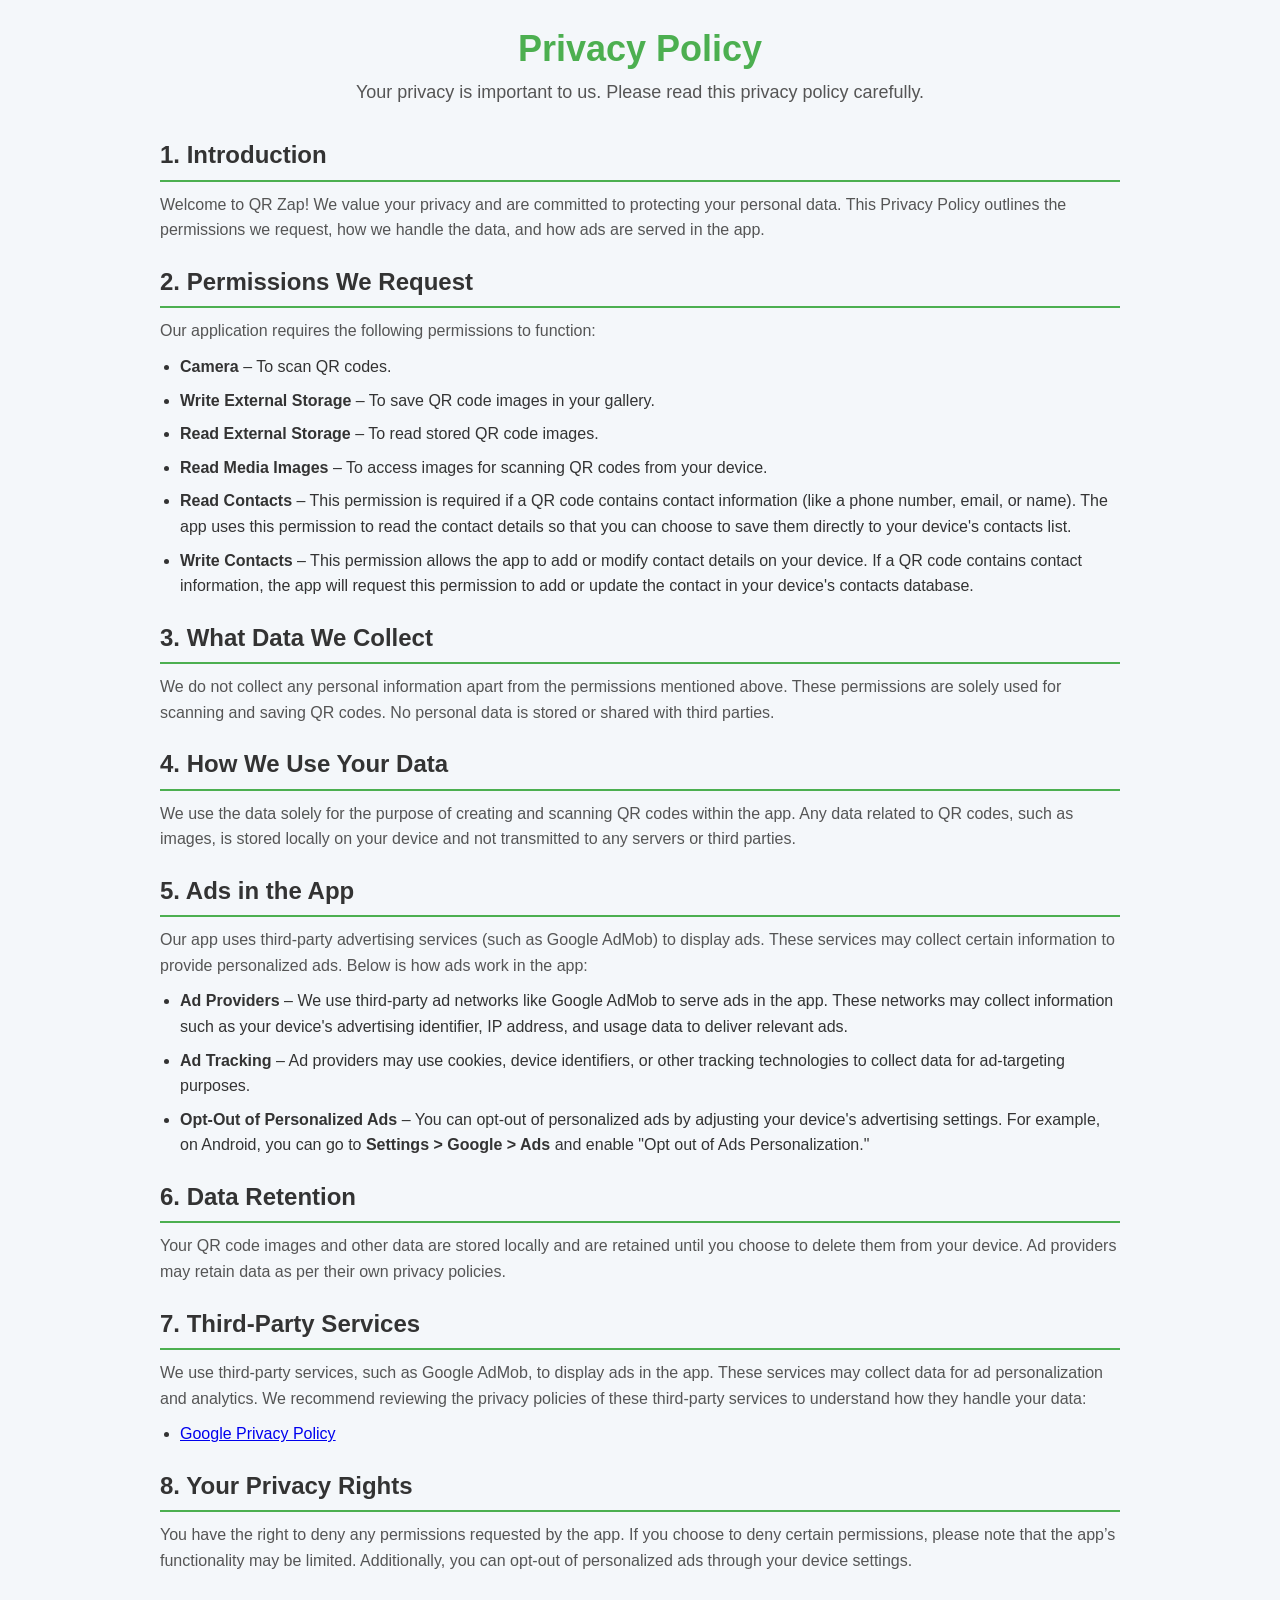
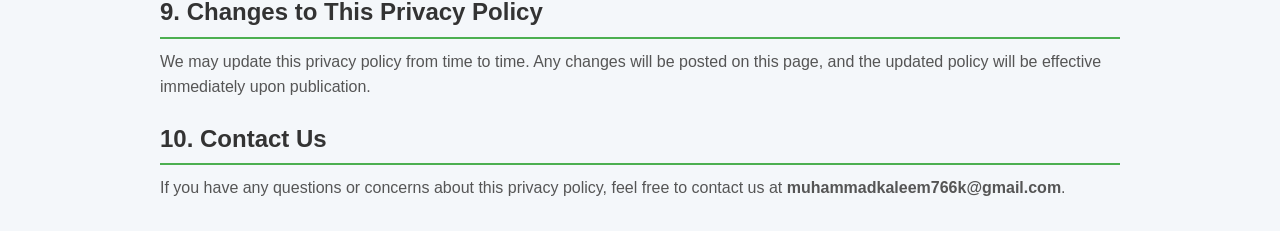
<file: index.html>
<!DOCTYPE html>
<html lang="en">
  <head>
    <meta charset="UTF-8" />
    <meta name="viewport" content="width=device-width, initial-scale=1.0" />
    <title>Privacy Policy - QR Zap</title>
    <link rel="stylesheet" href="style.css" />
  </head>
  <body>
    <div class="container">
      <header>
        <h1>Privacy Policy</h1>
        <p>
          Your privacy is important to us. Please read this privacy policy
          carefully.
        </p>
      </header>

      <section class="policy">
        <h2>1. Introduction</h2>
        <p>
          Welcome to QR Zap! We value your privacy and are committed to
          protecting your personal data. This Privacy Policy outlines the
          permissions we request, how we handle the data, and how ads are served
          in the app.
        </p>

        <h2>2. Permissions We Request</h2>
        <p>Our application requires the following permissions to function:</p>
        <ul>
          <li><strong>Camera</strong> – To scan QR codes.</li>
          <li>
            <strong>Write External Storage</strong> – To save QR code images in
            your gallery.
          </li>
          <li>
            <strong>Read External Storage</strong> – To read stored QR code
            images.
          </li>
          <li>
            <strong>Read Media Images</strong> – To access images for scanning
            QR codes from your device.
          </li>
          <li>
            <strong>Read Contacts</strong> – This permission is required if a QR
            code contains contact information (like a phone number, email, or
            name). The app uses this permission to read the contact details so
            that you can choose to save them directly to your device's contacts
            list.
          </li>
          <li>
            <strong>Write Contacts</strong> – This permission allows the app to
            add or modify contact details on your device. If a QR code contains
            contact information, the app will request this permission to add or
            update the contact in your device's contacts database.
          </li>
        </ul>

        <h2>3. What Data We Collect</h2>
        <p>
          We do not collect any personal information apart from the permissions
          mentioned above. These permissions are solely used for scanning and
          saving QR codes. No personal data is stored or shared with third
          parties.
        </p>

        <h2>4. How We Use Your Data</h2>
        <p>
          We use the data solely for the purpose of creating and scanning QR
          codes within the app. Any data related to QR codes, such as images, is
          stored locally on your device and not transmitted to any servers or
          third parties.
        </p>

        <h2>5. Ads in the App</h2>
        <p>
          Our app uses third-party advertising services (such as Google AdMob)
          to display ads. These services may collect certain information to
          provide personalized ads. Below is how ads work in the app:
        </p>
        <ul>
          <li>
            <strong>Ad Providers</strong> – We use third-party ad networks like
            Google AdMob to serve ads in the app. These networks may collect
            information such as your device's advertising identifier, IP
            address, and usage data to deliver relevant ads.
          </li>
          <li>
            <strong>Ad Tracking</strong> – Ad providers may use cookies, device
            identifiers, or other tracking technologies to collect data for
            ad-targeting purposes.
          </li>
          <li>
            <strong>Opt-Out of Personalized Ads</strong> – You can opt-out of
            personalized ads by adjusting your device's advertising settings.
            For example, on Android, you can go to
            <strong>Settings > Google > Ads</strong> and enable "Opt out of Ads
            Personalization."
          </li>
        </ul>

        <h2>6. Data Retention</h2>
        <p>
          Your QR code images and other data are stored locally and are retained
          until you choose to delete them from your device. Ad providers may
          retain data as per their own privacy policies.
        </p>

        <h2>7. Third-Party Services</h2>
        <p>
          We use third-party services, such as Google AdMob, to display ads in
          the app. These services may collect data for ad personalization and
          analytics. We recommend reviewing the privacy policies of these
          third-party services to understand how they handle your data:
        </p>
        <ul>
          <li>
            <a href="https://policies.google.com/privacy" target="_blank"
              >Google Privacy Policy</a
            >
          </li>
        </ul>

        <h2>8. Your Privacy Rights</h2>
        <p>
          You have the right to deny any permissions requested by the app. If
          you choose to deny certain permissions, please note that the app’s
          functionality may be limited. Additionally, you can opt-out of
          personalized ads through your device settings.
        </p>

        <h2>9. Changes to This Privacy Policy</h2>
        <p>
          We may update this privacy policy from time to time. Any changes will
          be posted on this page, and the updated policy will be effective
          immediately upon publication.
        </p>

        <h2>10. Contact Us</h2>
        <p>
          If you have any questions or concerns about this privacy policy, feel
          free to contact us at
          <strong>muhammadkaleem766k@gmail.com</strong>.
        </p>
      </section>
    </div>
  </body>
</html>
</file>
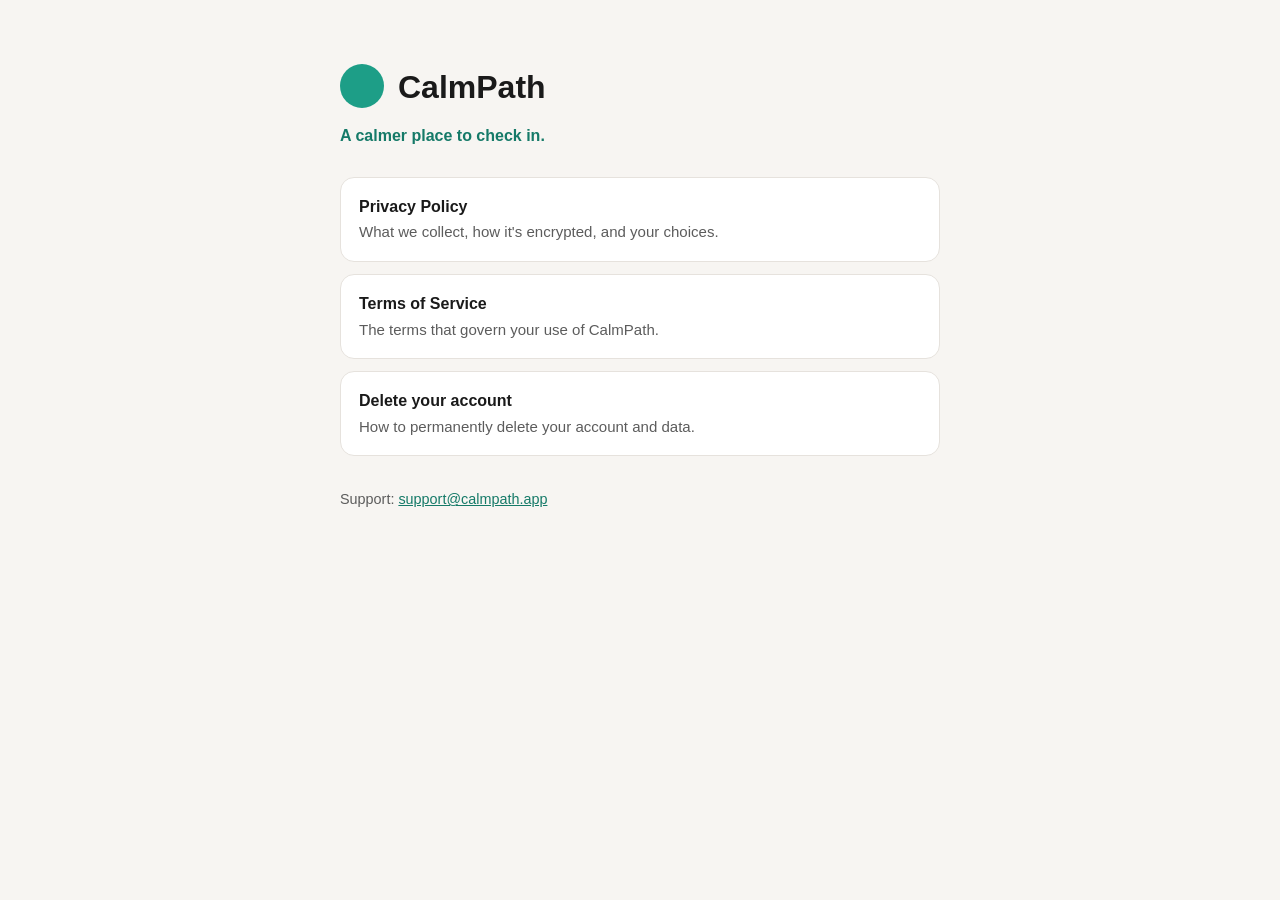
<file: calmpath/index.html>
<!doctype html>
<html lang="en">
  <head>
    <meta charset="utf-8" />
    <meta name="viewport" content="width=device-width, initial-scale=1" />
    <title>CalmPath</title>
    <meta name="description" content="CalmPath — a calmer place to check in. Privacy, terms, and account deletion." />
    <style>
      :root{--teal:#1d9e87;--teal-700:#157a68;--bg:#f7f5f2;--card:#fff;--text:#1a1a1a;--muted:#5c5c5c;--border:#e6e2dd}
      @media (prefers-color-scheme:dark){:root{--bg:#14181a;--card:#1e2427;--text:#f2f2f0;--muted:#a8b0b2;--border:#2c3438}}
      *{box-sizing:border-box}
      body{margin:0;background:var(--bg);color:var(--text);line-height:1.6;
        font-family:-apple-system,BlinkMacSystemFont,"Segoe UI",Roboto,Helvetica,Arial,sans-serif}
      .wrap{max-width:640px;margin:0 auto;padding:56px 20px}
      header{display:flex;align-items:center;gap:14px;margin-bottom:8px}
      .dot{width:44px;height:44px;border-radius:50%;background:var(--teal);flex:none}
      h1{font-size:2rem;margin:6px 0 2px}
      .tag{color:var(--teal-700);font-weight:600;margin:0 0 28px}
      a.card{display:block;background:var(--card);border:1px solid var(--border);border-radius:14px;
        padding:16px 18px;margin:12px 0;text-decoration:none;color:var(--text)}
      a.card:hover{border-color:var(--teal)}
      .card .t{font-weight:600}
      .card .d{color:var(--muted);font-size:.94rem}
      footer{margin-top:32px;color:var(--muted);font-size:.9rem}
      a{color:var(--teal-700)}
    </style>
  </head>
  <body>
    <div class="wrap">
      <header><span class="dot"></span><h1>CalmPath</h1></header>
      <p class="tag">A calmer place to check in.</p>

      <a class="card" href="privacy/"><span class="t">Privacy Policy</span><br /><span class="d">What we collect, how it's encrypted, and your choices.</span></a>
      <a class="card" href="terms/"><span class="t">Terms of Service</span><br /><span class="d">The terms that govern your use of CalmPath.</span></a>
      <a class="card" href="account-deletion/"><span class="t">Delete your account</span><br /><span class="d">How to permanently delete your account and data.</span></a>

      <footer>Support: <a href="mailto:support@calmpath.app">support@calmpath.app</a></footer>
    </div>
  </body>
</html>
</file>
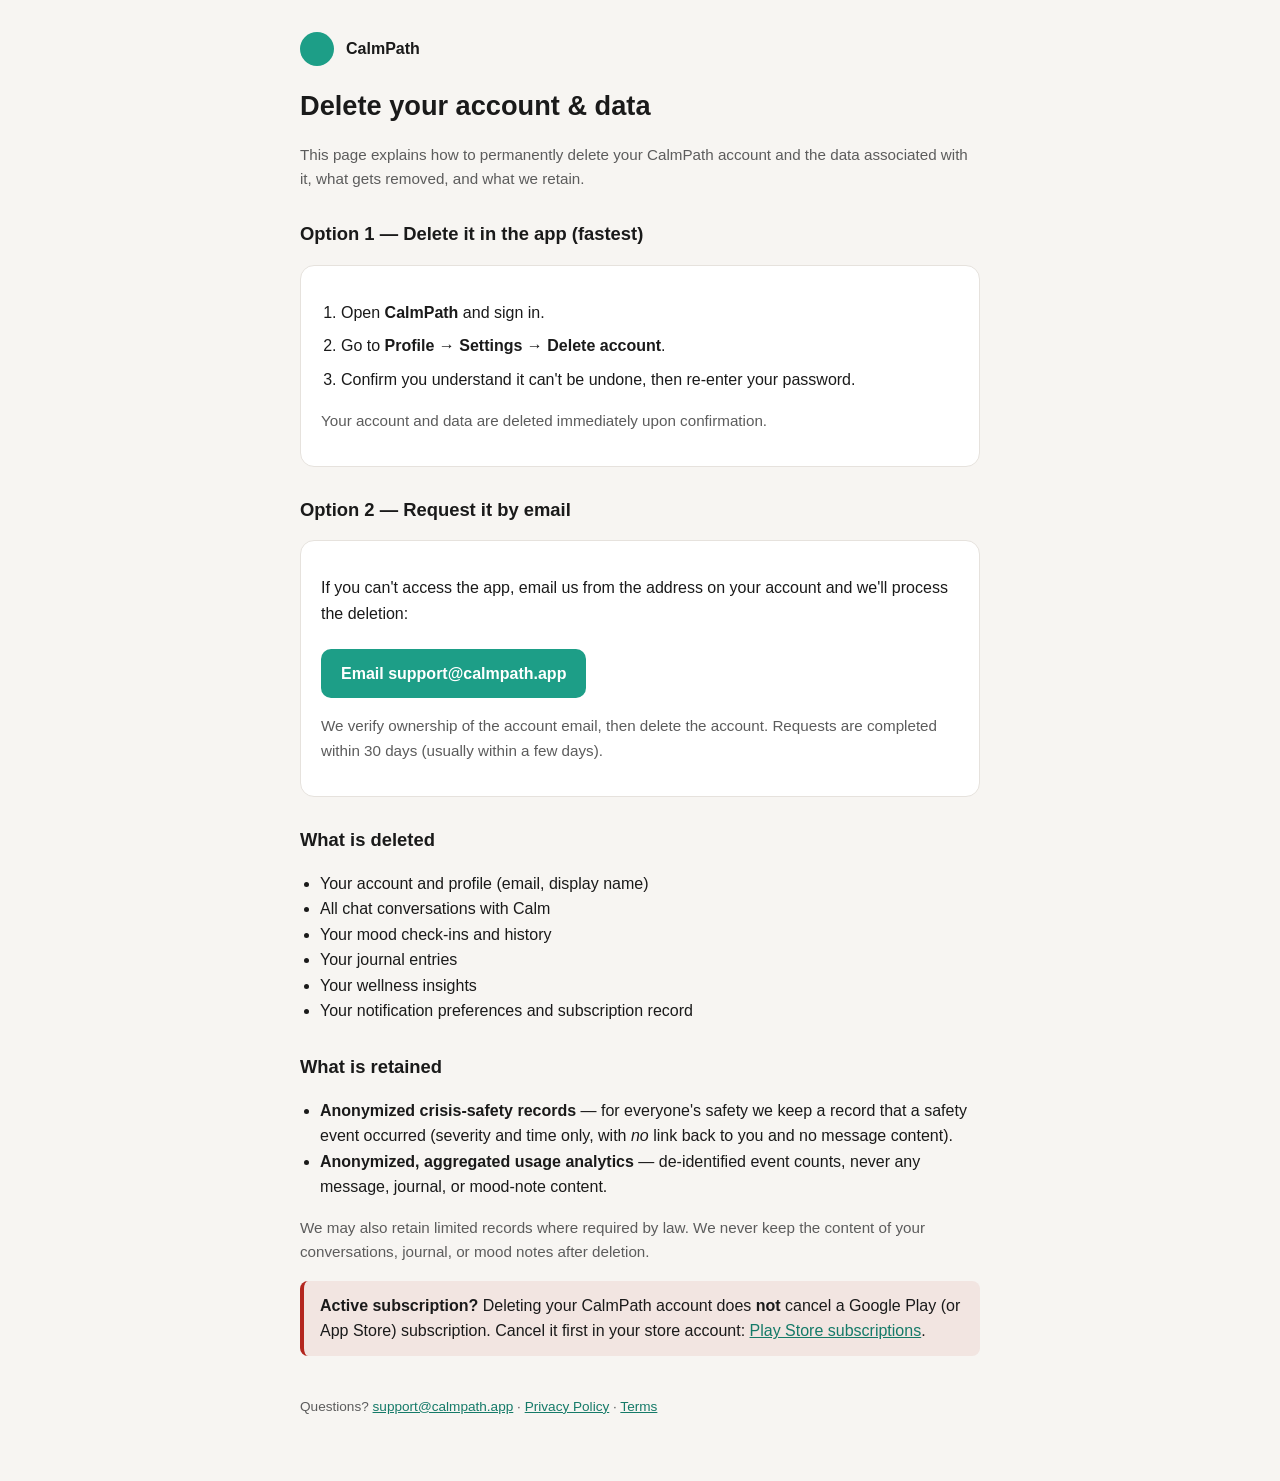
<file: calmpath/account-deletion/index.html>
<!doctype html>
<html lang="en">
  <head>
    <meta charset="utf-8" />
    <meta name="viewport" content="width=device-width, initial-scale=1" />
    <title>Delete your CalmPath account</title>
    <meta
      name="description"
      content="How to request deletion of your CalmPath account and data, what is deleted, and what is retained." />
    <style>
      :root {
        --teal: #1d9e87;
        --teal-700: #157a68;
        --bg: #f7f5f2;
        --card: #ffffff;
        --text: #1a1a1a;
        --muted: #5c5c5c;
        --border: #e6e2dd;
        --danger: #b3261e;
      }
      @media (prefers-color-scheme: dark) {
        :root {
          --bg: #14181a;
          --card: #1e2427;
          --text: #f2f2f0;
          --muted: #a8b0b2;
          --border: #2c3438;
        }
      }
      * { box-sizing: border-box; }
      body {
        margin: 0;
        background: var(--bg);
        color: var(--text);
        font-family: -apple-system, BlinkMacSystemFont, "Segoe UI", Roboto, Helvetica, Arial, sans-serif;
        line-height: 1.6;
      }
      .wrap { max-width: 720px; margin: 0 auto; padding: 32px 20px 64px; }
      header { display: flex; align-items: center; gap: 12px; margin-bottom: 8px; }
      .dot {
        width: 34px; height: 34px; border-radius: 50%;
        background: var(--teal); flex: none;
      }
      h1 { font-size: 1.7rem; margin: 18px 0 4px; }
      h2 { font-size: 1.15rem; margin: 28px 0 8px; }
      p, li { color: var(--text); }
      .muted { color: var(--muted); font-size: 0.95rem; }
      .card {
        background: var(--card);
        border: 1px solid var(--border);
        border-radius: 14px;
        padding: 18px 20px;
        margin: 16px 0;
      }
      ol.steps { padding-left: 20px; }
      ol.steps li { margin: 8px 0; }
      ul { padding-left: 20px; }
      a { color: var(--teal-700); }
      @media (prefers-color-scheme: dark) { a { color: #4fd1b5; } }
      .btn {
        display: inline-block; background: var(--teal); color: #fff;
        text-decoration: none; padding: 12px 20px; border-radius: 10px;
        font-weight: 600; margin-top: 6px;
      }
      .warn {
        border-left: 4px solid var(--danger);
        background: color-mix(in srgb, var(--danger) 8%, transparent);
        border-radius: 8px; padding: 12px 16px; margin: 16px 0;
      }
      footer { margin-top: 40px; color: var(--muted); font-size: 0.85rem; }
      code { background: color-mix(in srgb, var(--muted) 18%, transparent); padding: 1px 5px; border-radius: 4px; }
    </style>
  </head>
  <body>
    <div class="wrap">
      <header>
        <div class="dot" aria-hidden="true"></div>
        <strong>CalmPath</strong>
      </header>

      <h1>Delete your account &amp; data</h1>
      <p class="muted">
        This page explains how to permanently delete your CalmPath account and the data associated with
        it, what gets removed, and what we retain.
      </p>

      <h2>Option 1 — Delete it in the app (fastest)</h2>
      <div class="card">
        <ol class="steps">
          <li>Open <strong>CalmPath</strong> and sign in.</li>
          <li>Go to <strong>Profile → Settings → Delete account</strong>.</li>
          <li>Confirm you understand it can't be undone, then re-enter your password.</li>
        </ol>
        <p class="muted">Your account and data are deleted immediately upon confirmation.</p>
      </div>

      <h2>Option 2 — Request it by email</h2>
      <div class="card">
        <p>
          If you can't access the app, email us from the address on your account and we'll process the
          deletion:
        </p>
        <p>
          <a class="btn" href="mailto:support@calmpath.app?subject=Account%20deletion%20request">
            Email support@calmpath.app
          </a>
        </p>
        <p class="muted">
          We verify ownership of the account email, then delete the account. Requests are completed
          within 30 days (usually within a few days).
        </p>
      </div>

      <h2>What is deleted</h2>
      <ul>
        <li>Your account and profile (email, display name)</li>
        <li>All chat conversations with Calm</li>
        <li>Your mood check-ins and history</li>
        <li>Your journal entries</li>
        <li>Your wellness insights</li>
        <li>Your notification preferences and subscription record</li>
      </ul>

      <h2>What is retained</h2>
      <ul>
        <li>
          <strong>Anonymized crisis-safety records</strong> — for everyone's safety we keep a record that
          a safety event occurred (severity and time only, with <em>no</em> link back to you and no
          message content).
        </li>
        <li>
          <strong>Anonymized, aggregated usage analytics</strong> — de-identified event counts, never any
          message, journal, or mood-note content.
        </li>
      </ul>
      <p class="muted">
        We may also retain limited records where required by law. We never keep the content of your
        conversations, journal, or mood notes after deletion.
      </p>

      <div class="warn">
        <strong>Active subscription?</strong> Deleting your CalmPath account does <strong>not</strong>
        cancel a Google&nbsp;Play (or App&nbsp;Store) subscription. Cancel it first in your store account:
        <a href="https://play.google.com/store/account/subscriptions">Play Store subscriptions</a>.
      </div>

      <footer>
        Questions? <a href="mailto:support@calmpath.app">support@calmpath.app</a> ·
        <a href="https://calmpath.app/privacy">Privacy Policy</a> ·
        <a href="https://calmpath.app/terms">Terms</a>
      </footer>
    </div>
  </body>
</html>
</file>
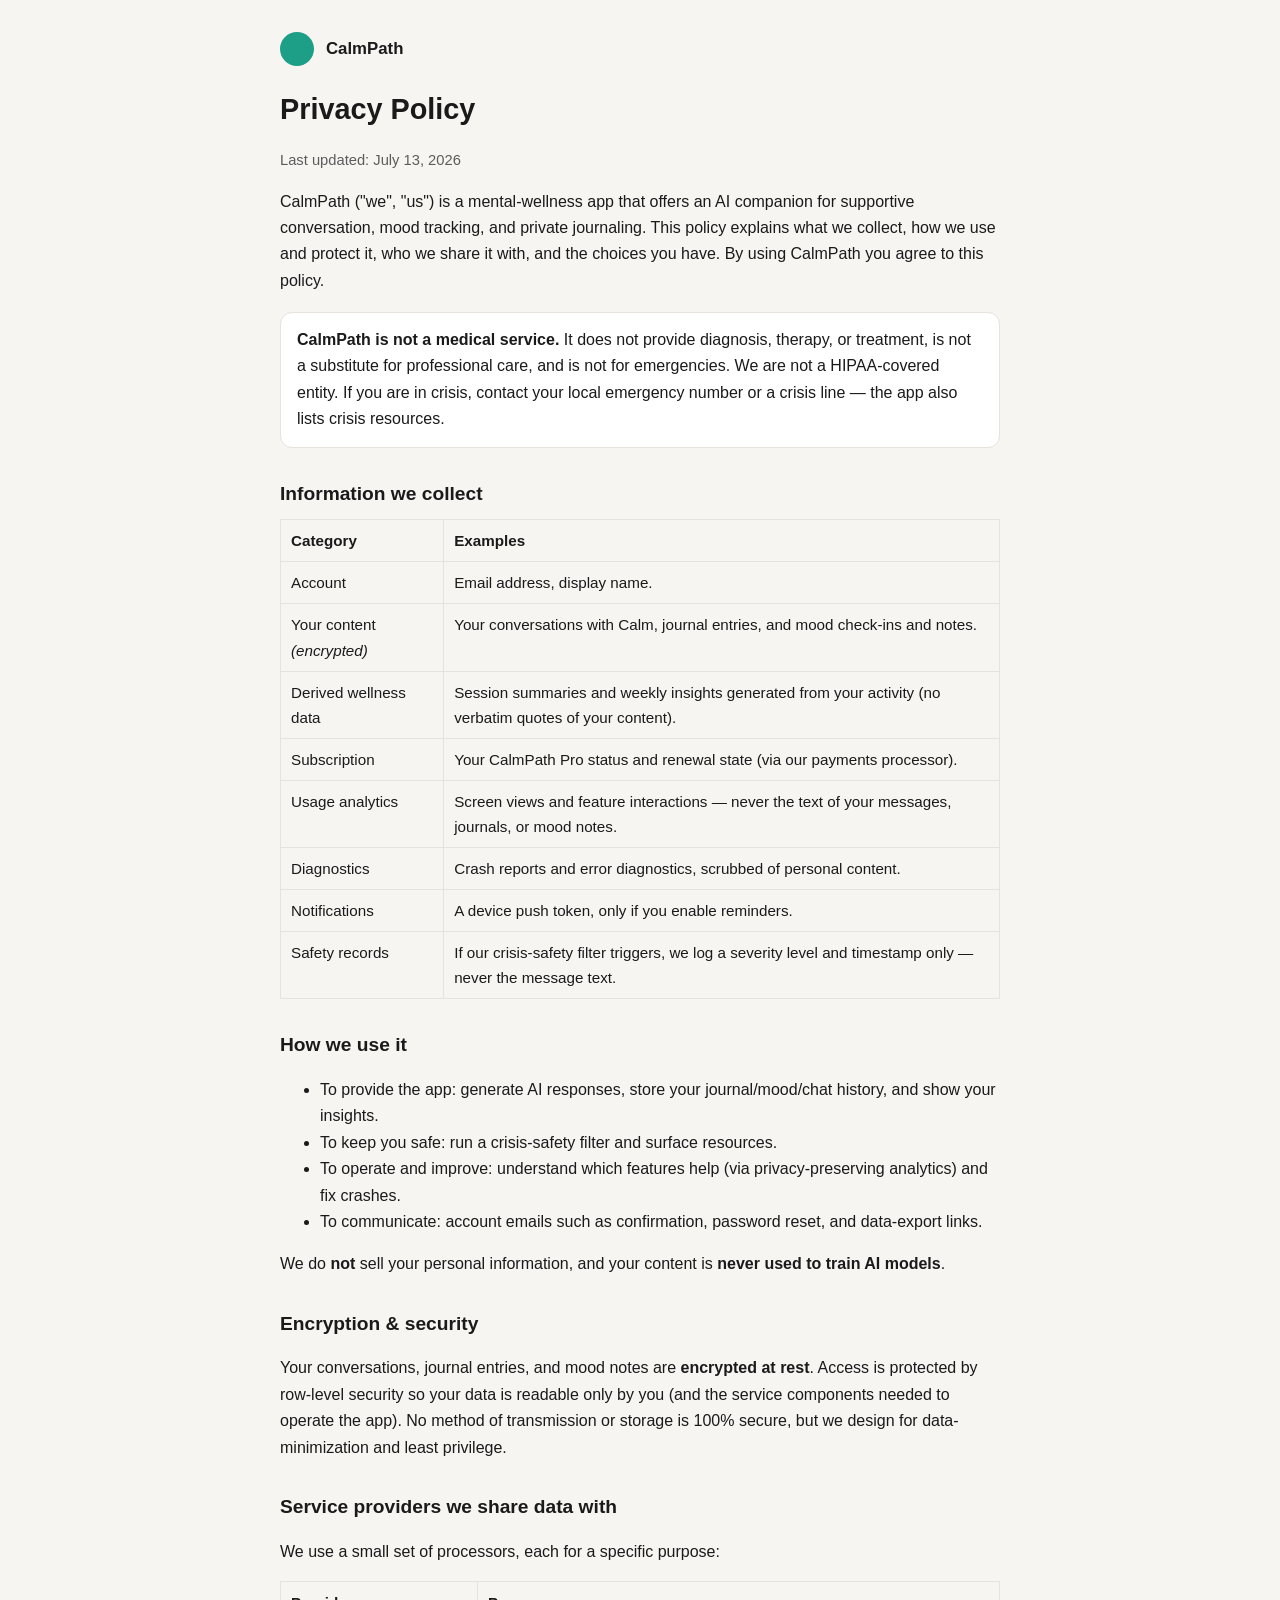
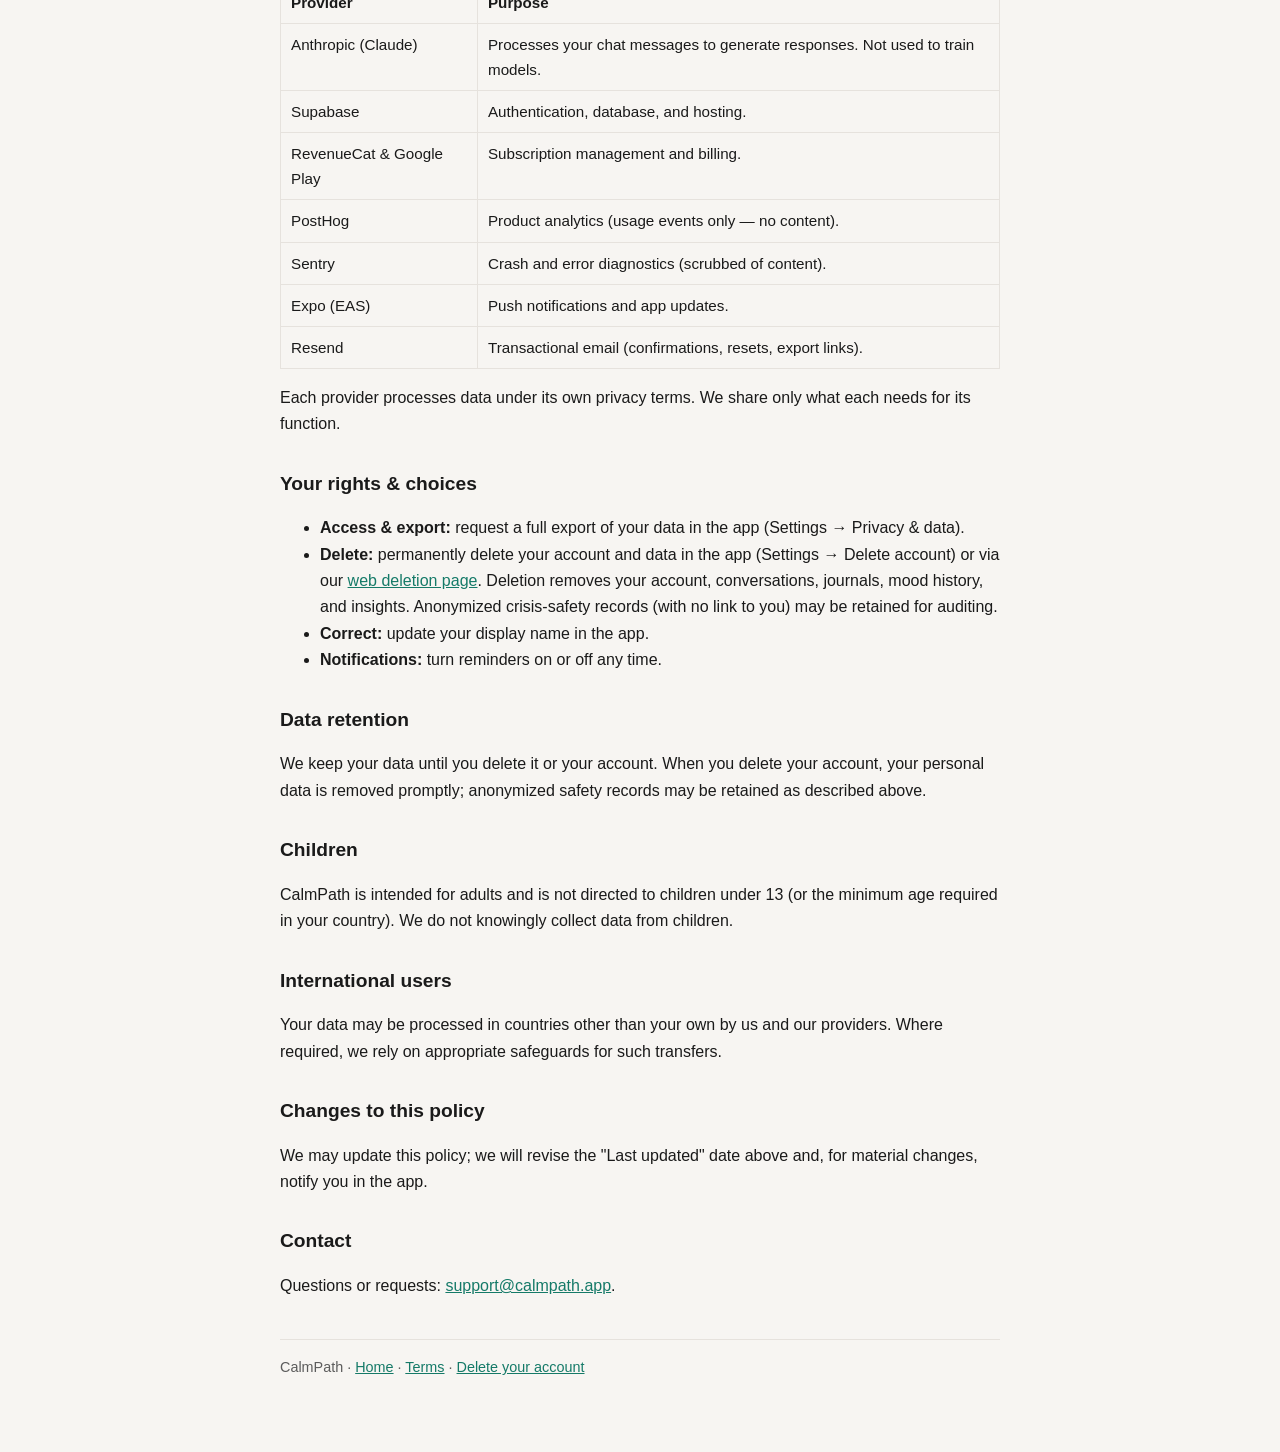
<file: calmpath/privacy/index.html>
<!doctype html>
<html lang="en">
  <head>
    <meta charset="utf-8" />
    <meta name="viewport" content="width=device-width, initial-scale=1" />
    <title>CalmPath — Privacy Policy</title>
    <meta name="description" content="How CalmPath collects, uses, encrypts, shares, and lets you delete your data." />
    <style>
      :root{--teal:#1d9e87;--teal-700:#157a68;--bg:#f7f5f2;--card:#fff;--text:#1a1a1a;--muted:#5c5c5c;--border:#e6e2dd}
      @media (prefers-color-scheme:dark){:root{--bg:#14181a;--card:#1e2427;--text:#f2f2f0;--muted:#a8b0b2;--border:#2c3438}}
      *{box-sizing:border-box}
      body{margin:0;background:var(--bg);color:var(--text);line-height:1.65;
        font-family:-apple-system,BlinkMacSystemFont,"Segoe UI",Roboto,Helvetica,Arial,sans-serif}
      .wrap{max-width:760px;margin:0 auto;padding:32px 20px 72px}
      header{display:flex;align-items:center;gap:12px;margin-bottom:6px}
      .dot{width:34px;height:34px;border-radius:50%;background:var(--teal);flex:none}
      .brand{font-weight:700;font-size:1.05rem}
      h1{font-size:1.8rem;margin:20px 0 4px}
      h2{font-size:1.2rem;margin:30px 0 8px}
      .muted{color:var(--muted)}
      .updated{color:var(--muted);font-size:.92rem;margin-bottom:8px}
      a{color:var(--teal-700)}
      table{border-collapse:collapse;width:100%;margin:10px 0;font-size:.95rem}
      th,td{border:1px solid var(--border);padding:8px 10px;text-align:left;vertical-align:top}
      .note{background:var(--card);border:1px solid var(--border);border-radius:12px;padding:14px 16px;margin:18px 0}
      footer{margin-top:40px;color:var(--muted);font-size:.9rem;border-top:1px solid var(--border);padding-top:16px}
      code{background:var(--card);border:1px solid var(--border);border-radius:6px;padding:1px 5px}
    </style>
  </head>
  <body>
    <div class="wrap">
      <header><span class="dot"></span><span class="brand">CalmPath</span></header>
      <h1>Privacy Policy</h1>
      <p class="updated">Last updated: July 13, 2026</p>

      <p>CalmPath ("we", "us") is a mental-wellness app that offers an AI companion
      for supportive conversation, mood tracking, and private journaling. This
      policy explains what we collect, how we use and protect it, who we share it
      with, and the choices you have. By using CalmPath you agree to this policy.</p>

      <div class="note"><strong>CalmPath is not a medical service.</strong> It does
      not provide diagnosis, therapy, or treatment, is not a substitute for
      professional care, and is not for emergencies. We are not a HIPAA-covered
      entity. If you are in crisis, contact your local emergency number or a crisis
      line — the app also lists crisis resources.</div>

      <h2>Information we collect</h2>
      <table>
        <tr><th>Category</th><th>Examples</th></tr>
        <tr><td>Account</td><td>Email address, display name.</td></tr>
        <tr><td>Your content <em>(encrypted)</em></td><td>Your conversations with Calm, journal entries, and mood check-ins and notes.</td></tr>
        <tr><td>Derived wellness data</td><td>Session summaries and weekly insights generated from your activity (no verbatim quotes of your content).</td></tr>
        <tr><td>Subscription</td><td>Your CalmPath Pro status and renewal state (via our payments processor).</td></tr>
        <tr><td>Usage analytics</td><td>Screen views and feature interactions — never the text of your messages, journals, or mood notes.</td></tr>
        <tr><td>Diagnostics</td><td>Crash reports and error diagnostics, scrubbed of personal content.</td></tr>
        <tr><td>Notifications</td><td>A device push token, only if you enable reminders.</td></tr>
        <tr><td>Safety records</td><td>If our crisis-safety filter triggers, we log a severity level and timestamp only — never the message text.</td></tr>
      </table>

      <h2>How we use it</h2>
      <ul>
        <li>To provide the app: generate AI responses, store your journal/mood/chat history, and show your insights.</li>
        <li>To keep you safe: run a crisis-safety filter and surface resources.</li>
        <li>To operate and improve: understand which features help (via privacy-preserving analytics) and fix crashes.</li>
        <li>To communicate: account emails such as confirmation, password reset, and data-export links.</li>
      </ul>
      <p>We do <strong>not</strong> sell your personal information, and your content is
      <strong>never used to train AI models</strong>.</p>

      <h2>Encryption &amp; security</h2>
      <p>Your conversations, journal entries, and mood notes are <strong>encrypted at
      rest</strong>. Access is protected by row-level security so your data is
      readable only by you (and the service components needed to operate the app).
      No method of transmission or storage is 100% secure, but we design for
      data-minimization and least privilege.</p>

      <h2>Service providers we share data with</h2>
      <p>We use a small set of processors, each for a specific purpose:</p>
      <table>
        <tr><th>Provider</th><th>Purpose</th></tr>
        <tr><td>Anthropic (Claude)</td><td>Processes your chat messages to generate responses. Not used to train models.</td></tr>
        <tr><td>Supabase</td><td>Authentication, database, and hosting.</td></tr>
        <tr><td>RevenueCat &amp; Google Play</td><td>Subscription management and billing.</td></tr>
        <tr><td>PostHog</td><td>Product analytics (usage events only — no content).</td></tr>
        <tr><td>Sentry</td><td>Crash and error diagnostics (scrubbed of content).</td></tr>
        <tr><td>Expo (EAS)</td><td>Push notifications and app updates.</td></tr>
        <tr><td>Resend</td><td>Transactional email (confirmations, resets, export links).</td></tr>
      </table>
      <p>Each provider processes data under its own privacy terms. We share only
      what each needs for its function.</p>

      <h2>Your rights &amp; choices</h2>
      <ul>
        <li><strong>Access &amp; export:</strong> request a full export of your data in the app (Settings → Privacy &amp; data).</li>
        <li><strong>Delete:</strong> permanently delete your account and data in the app (Settings → Delete account) or via our
          <a href="../account-deletion/">web deletion page</a>. Deletion removes your account, conversations, journals, mood history, and insights. Anonymized crisis-safety records (with no link to you) may be retained for auditing.</li>
        <li><strong>Correct:</strong> update your display name in the app.</li>
        <li><strong>Notifications:</strong> turn reminders on or off any time.</li>
      </ul>

      <h2>Data retention</h2>
      <p>We keep your data until you delete it or your account. When you delete your
      account, your personal data is removed promptly; anonymized safety records may
      be retained as described above.</p>

      <h2>Children</h2>
      <p>CalmPath is intended for adults and is not directed to children under 13 (or
      the minimum age required in your country). We do not knowingly collect data
      from children.</p>

      <h2>International users</h2>
      <p>Your data may be processed in countries other than your own by us and our
      providers. Where required, we rely on appropriate safeguards for such transfers.</p>

      <h2>Changes to this policy</h2>
      <p>We may update this policy; we will revise the "Last updated" date above and,
      for material changes, notify you in the app.</p>

      <h2>Contact</h2>
      <p>Questions or requests: <a href="mailto:support@calmpath.app">support@calmpath.app</a>.</p>

      <footer>
        CalmPath · <a href="../">Home</a> · <a href="../terms/">Terms</a> ·
        <a href="../account-deletion/">Delete your account</a>
      </footer>
    </div>
  </body>
</html>
</file>
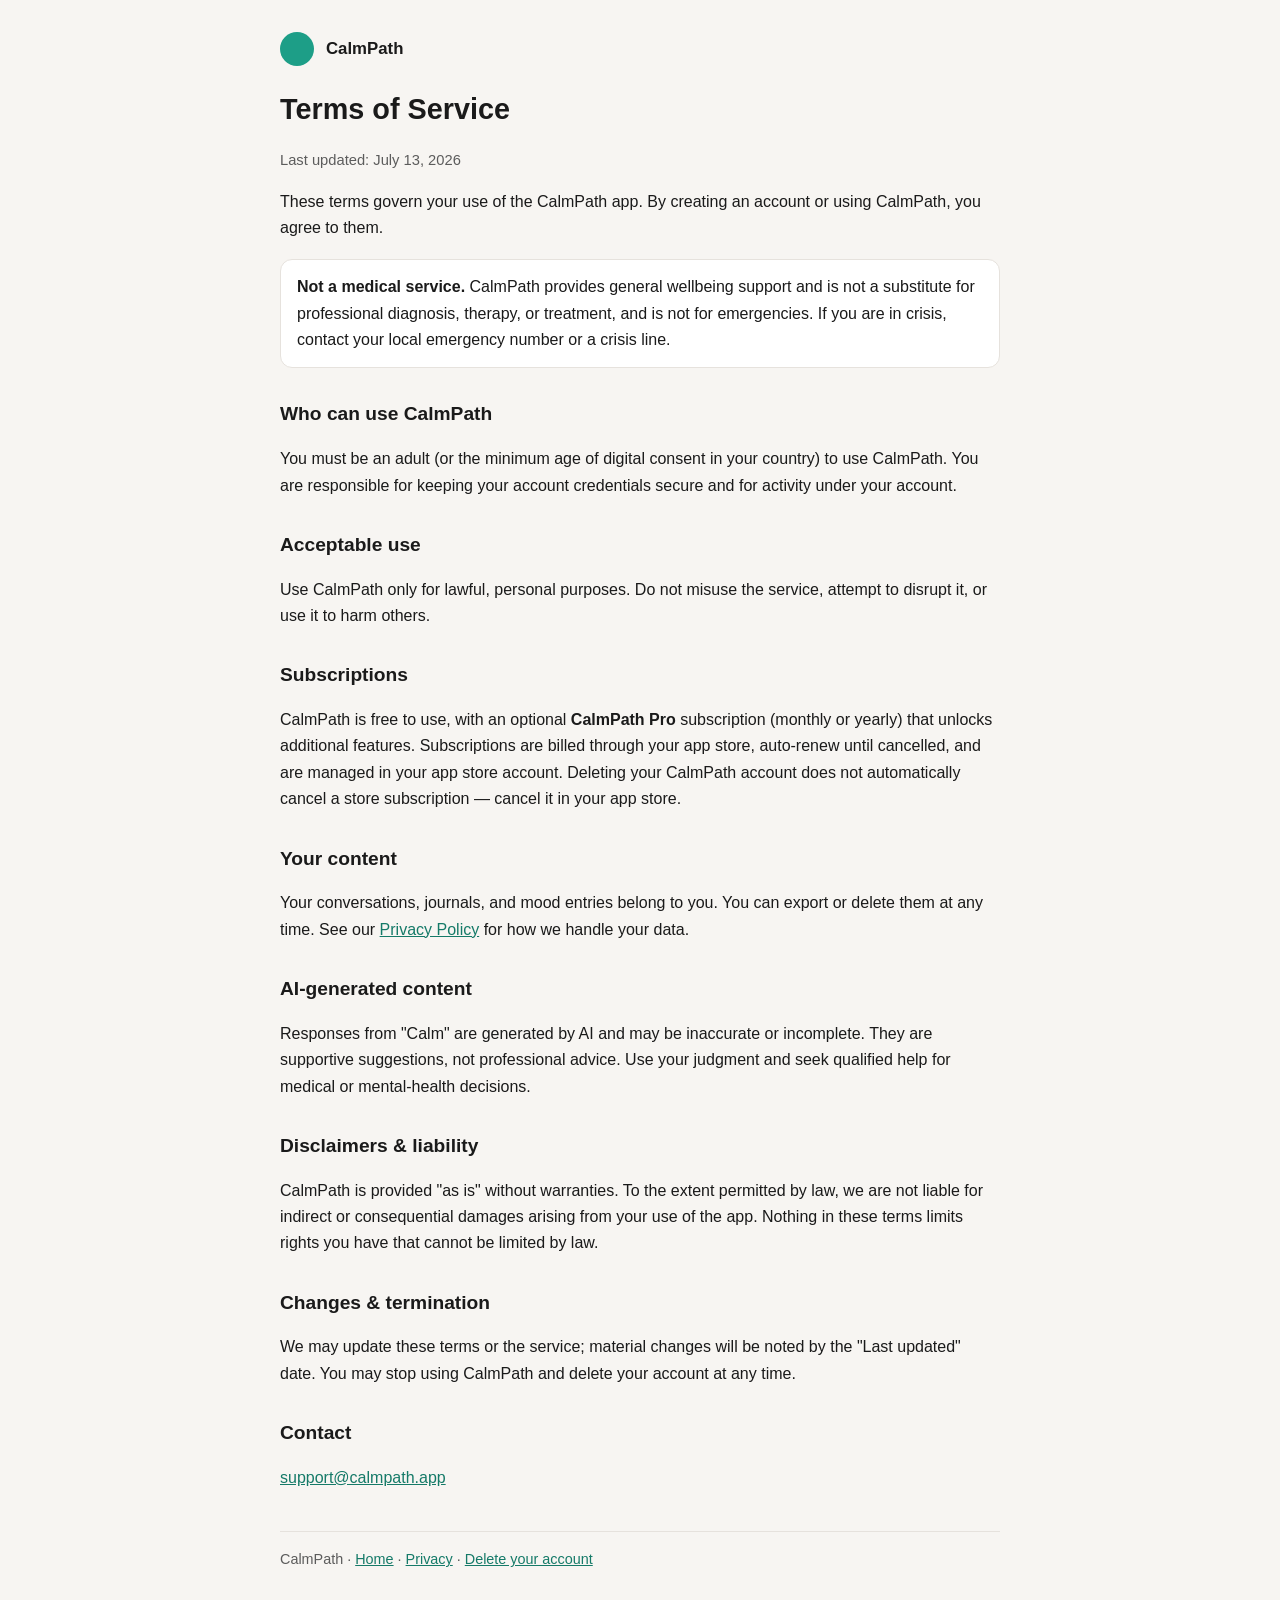
<file: calmpath/terms/index.html>
<!doctype html>
<html lang="en">
  <head>
    <meta charset="utf-8" />
    <meta name="viewport" content="width=device-width, initial-scale=1" />
    <title>CalmPath — Terms of Service</title>
    <meta name="description" content="The terms that govern your use of CalmPath." />
    <style>
      :root{--teal:#1d9e87;--teal-700:#157a68;--bg:#f7f5f2;--card:#fff;--text:#1a1a1a;--muted:#5c5c5c;--border:#e6e2dd}
      @media (prefers-color-scheme:dark){:root{--bg:#14181a;--card:#1e2427;--text:#f2f2f0;--muted:#a8b0b2;--border:#2c3438}}
      *{box-sizing:border-box}
      body{margin:0;background:var(--bg);color:var(--text);line-height:1.65;
        font-family:-apple-system,BlinkMacSystemFont,"Segoe UI",Roboto,Helvetica,Arial,sans-serif}
      .wrap{max-width:760px;margin:0 auto;padding:32px 20px 72px}
      header{display:flex;align-items:center;gap:12px;margin-bottom:6px}
      .dot{width:34px;height:34px;border-radius:50%;background:var(--teal);flex:none}
      .brand{font-weight:700;font-size:1.05rem}
      h1{font-size:1.8rem;margin:20px 0 4px}
      h2{font-size:1.2rem;margin:30px 0 8px}
      .updated{color:var(--muted);font-size:.92rem;margin-bottom:8px}
      a{color:var(--teal-700)}
      .note{background:var(--card);border:1px solid var(--border);border-radius:12px;padding:14px 16px;margin:18px 0}
      footer{margin-top:40px;color:var(--muted);font-size:.9rem;border-top:1px solid var(--border);padding-top:16px}
    </style>
  </head>
  <body>
    <div class="wrap">
      <header><span class="dot"></span><span class="brand">CalmPath</span></header>
      <h1>Terms of Service</h1>
      <p class="updated">Last updated: July 13, 2026</p>

      <p>These terms govern your use of the CalmPath app. By creating an account or
      using CalmPath, you agree to them.</p>

      <div class="note"><strong>Not a medical service.</strong> CalmPath provides
      general wellbeing support and is not a substitute for professional diagnosis,
      therapy, or treatment, and is not for emergencies. If you are in crisis,
      contact your local emergency number or a crisis line.</div>

      <h2>Who can use CalmPath</h2>
      <p>You must be an adult (or the minimum age of digital consent in your country)
      to use CalmPath. You are responsible for keeping your account credentials
      secure and for activity under your account.</p>

      <h2>Acceptable use</h2>
      <p>Use CalmPath only for lawful, personal purposes. Do not misuse the service,
      attempt to disrupt it, or use it to harm others.</p>

      <h2>Subscriptions</h2>
      <p>CalmPath is free to use, with an optional <strong>CalmPath Pro</strong>
      subscription (monthly or yearly) that unlocks additional features.
      Subscriptions are billed through your app store, auto-renew until cancelled,
      and are managed in your app store account. Deleting your CalmPath account does
      not automatically cancel a store subscription — cancel it in your app store.</p>

      <h2>Your content</h2>
      <p>Your conversations, journals, and mood entries belong to you. You can export
      or delete them at any time. See our <a href="../privacy/">Privacy Policy</a> for
      how we handle your data.</p>

      <h2>AI-generated content</h2>
      <p>Responses from "Calm" are generated by AI and may be inaccurate or
      incomplete. They are supportive suggestions, not professional advice. Use your
      judgment and seek qualified help for medical or mental-health decisions.</p>

      <h2>Disclaimers &amp; liability</h2>
      <p>CalmPath is provided "as is" without warranties. To the extent permitted by
      law, we are not liable for indirect or consequential damages arising from your
      use of the app. Nothing in these terms limits rights you have that cannot be
      limited by law.</p>

      <h2>Changes &amp; termination</h2>
      <p>We may update these terms or the service; material changes will be noted by
      the "Last updated" date. You may stop using CalmPath and delete your account at
      any time.</p>

      <h2>Contact</h2>
      <p><a href="mailto:support@calmpath.app">support@calmpath.app</a></p>

      <footer>
        CalmPath · <a href="../">Home</a> · <a href="../privacy/">Privacy</a> ·
        <a href="../account-deletion/">Delete your account</a>
      </footer>
    </div>
  </body>
</html>
</file>
<file: style.css>
/* Reset some default styles */
* {
  margin: 0;
  padding: 0;
  box-sizing: border-box;
}

/* Body styles */
body {
  font-family: Arial, sans-serif;
  background-color: #f4f7fa;
  color: #333;
  line-height: 1.6;
}

/* Container to center content */
.container {
  width: 80%;
  max-width: 1000px;
  margin: 0 auto;
  padding: 20px;
}

/* Header styles */
header {
  text-align: center;
  margin-bottom: 30px;
}

header h1 {
  font-size: 36px;
  color: #4caf50;
}

header p {
  font-size: 18px;
  color: #555;
}

/* Policy section styles */
.policy h2 {
  font-size: 24px;
  color: #333;
  margin-top: 20px;
  border-bottom: 2px solid #4caf50;
  padding-bottom: 5px;
}

.policy p {
  font-size: 16px;
  margin: 10px 0;
  color: #555;
}

.policy ul {
  margin-left: 20px;
  list-style-type: disc;
}

.policy ul li {
  margin: 8px 0;
}

/* Footer styles */
footer {
  text-align: center;
  font-size: 14px;
  color: #777;
  margin-top: 40px;
}

footer a {
  color: #4caf50;
  text-decoration: none;
}
</file>
